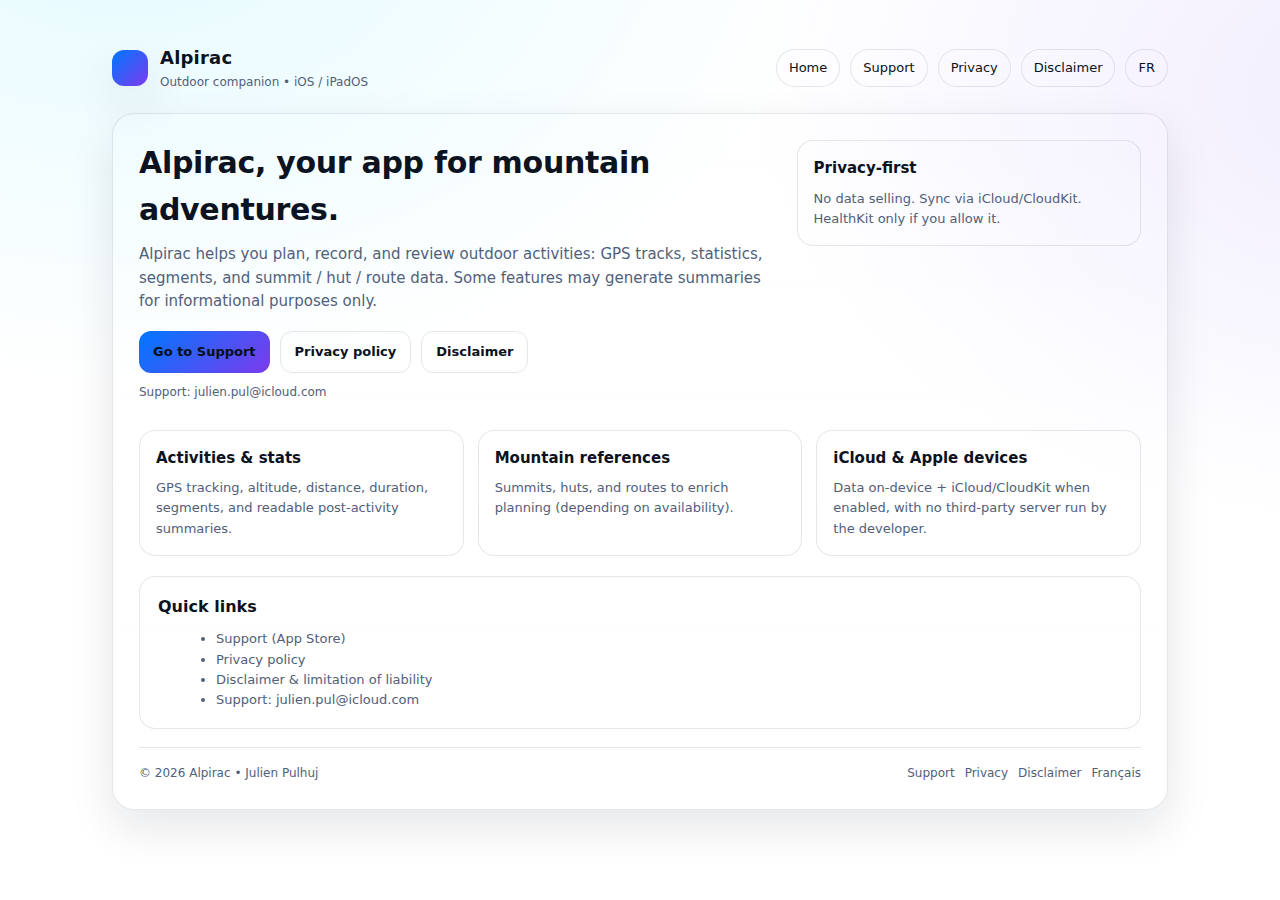
<file: index.html>
<!doctype html>
<html lang="fr">
<head>
  <meta charset="utf-8" />
  <meta name="viewport" content="width=device-width,initial-scale=1" />
  <meta name="robots" content="noindex" />
  <title>Alpirac — Site</title>
  <link rel="stylesheet" href="assets/styles.css" />
</head>
<body>
  <div class="container">
    <div class="hero">
      <div class="hero-grid">
        <div>
          <h1>Alpirac</h1>
          <p class="lead">Redirection vers la langue du navigateur…</p>
          <div class="cta-row">
            <a class="btn primary" href="fr/">Français</a>
            <a class="btn ghost" href="en/">English</a>
          </div>
          <p class="note">Si rien ne se passe, choisis une langue.</p>
        </div>
        <div class="card">
          <h3>Accueil • Support • Légal</h3>
          <p>Page d’assistance App Store + Politique de confidentialité + Mentions. FR et EN.</p>
        </div>
      </div>
    </div>
  </div>
  <script>
    (function(){
      var lang = (navigator.language || 'fr').toLowerCase();
      var target = lang.startsWith('fr') ? 'fr/' : 'en/';
      if (!location.pathname.endsWith('/fr/') && !location.pathname.endsWith('/en/')) {
        location.replace(target);
      }
    })();
  </script>
</body>
</html>
</file>
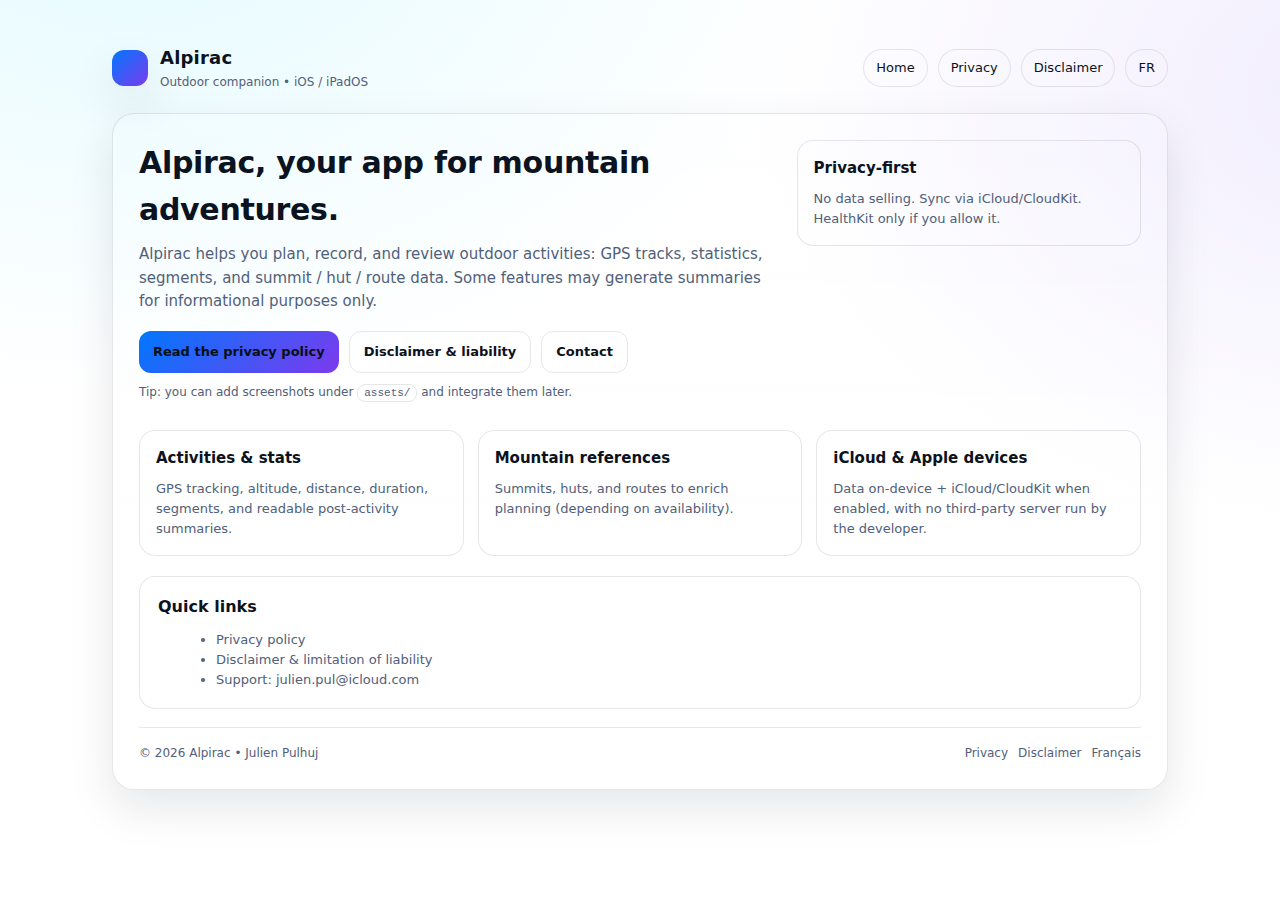
<file: alpirac-github-pages/index.html>
<!doctype html>
<html lang="fr">
<head>
  <meta charset="utf-8" />
  <meta name="viewport" content="width=device-width,initial-scale=1" />
  <meta name="robots" content="noindex" />
  <title>Alpirac — Legal</title>
  <link rel="stylesheet" href="assets/styles.css" />
</head>
<body>
  <div class="container">
    <div class="hero">
      <div class="hero-grid">
        <div>
          <h1>Alpirac</h1>
          <p class="lead">Redirection vers la langue du navigateur…</p>
          <div class="cta-row">
            <a class="btn primary" href="fr/">Français</a>
            <a class="btn ghost" href="en/">English</a>
          </div>
          <p class="note">Si rien ne se passe, choisis une langue.</p>
        </div>
        <div class="card">
          <h3>Pages légales</h3>
          <p>Politique de confidentialité et avertissements. Version FR et EN.</p>
        </div>
      </div>
    </div>
  </div>

  <script>
    (function(){
      var lang = (navigator.language || 'fr').toLowerCase();
      var target = lang.startsWith('fr') ? 'fr/' : 'en/';
      if (!location.pathname.endsWith('/fr/') && !location.pathname.endsWith('/en/')) {
        location.replace(target);
      }
    })();
  </script>
</body>
</html>
</file>
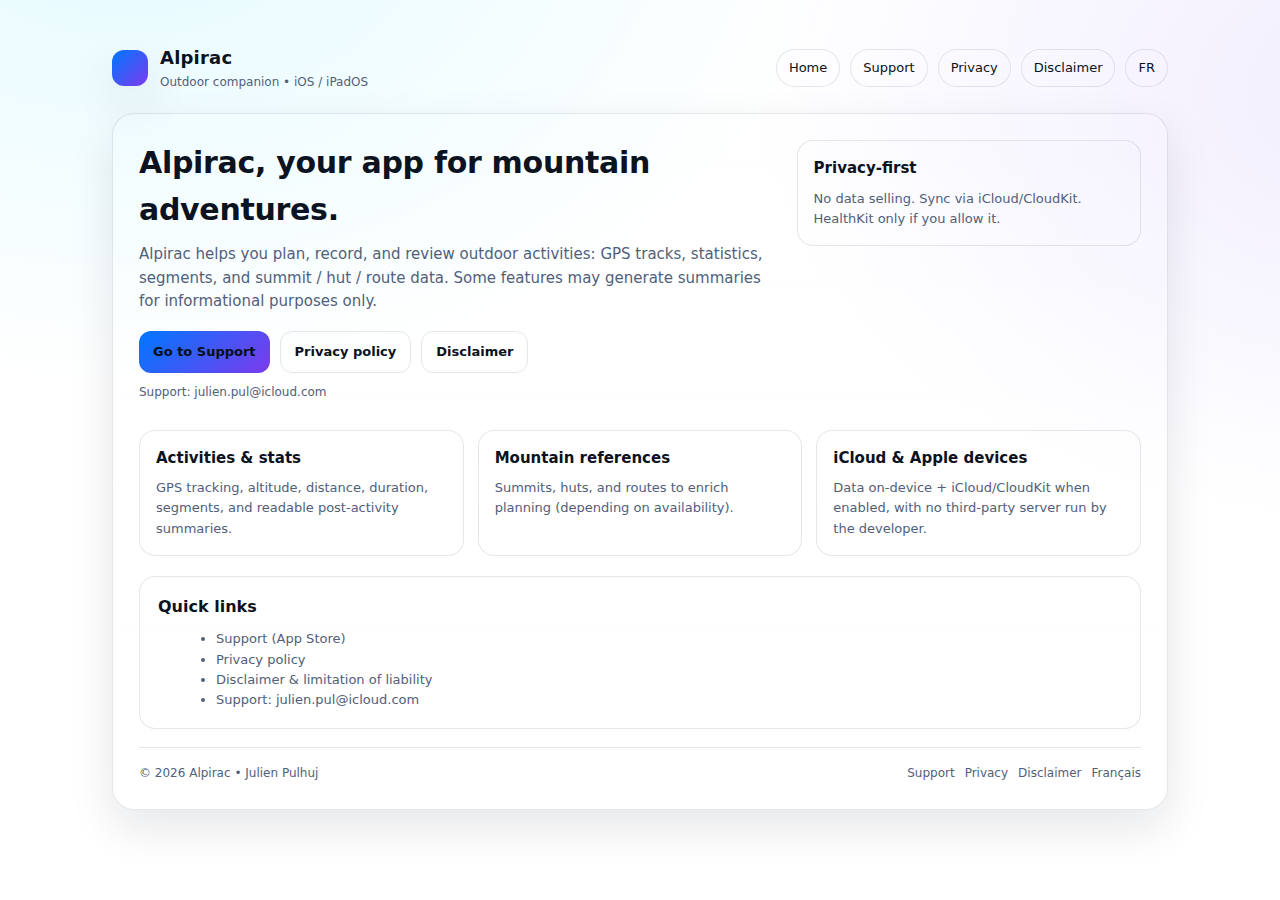
<file: en/index.html>
<!doctype html>
<html lang="en">
<head>
  <meta charset="utf-8" />
  <meta name="viewport" content="width=device-width,initial-scale=1" />
  <title>Alpirac — Mountain companion app</title>
  <meta name="description" content="Alpirac: an iOS/iPadOS companion to plan, record and review outdoor activities with iCloud sync and optional HealthKit." />
  <link rel="stylesheet" href="../assets/styles.css" />
</head>
<body>
  <div class="container">
    <header class="topbar">
      <a class="brand" href="./">
        <div class="logo" aria-hidden="true"></div>
        <div>
          <strong>Alpirac</strong>
          <span>Outdoor companion • iOS / iPadOS</span>
        </div>
      </a>
      <nav class="nav" aria-label="Navigation">
        <a class="pill" href="./">Home</a>
        <a class="pill" href="support.html">Support</a>
        <a class="pill" href="privacy.html">Privacy</a>
        <a class="pill" href="liability.html">Disclaimer</a>
        <a class="pill" href="../fr/">FR</a>
      </nav>
    </header>

    <main class="hero">
      <div class="hero-grid">
        <div>
          <h1>Alpirac, your app for mountain adventures.</h1>
          <p class="lead">
            Alpirac helps you plan, record, and review outdoor activities: GPS tracks, statistics, segments,
            and summit / hut / route data. Some features may generate summaries for informational purposes only.
          </p>

          <div class="cta-row">
            <a class="btn primary" href="support.html">Go to Support</a>
            <a class="btn ghost" href="privacy.html">Privacy policy</a>
            <a class="btn ghost" href="liability.html">Disclaimer</a>
          </div>

          <p class="note">
            Support: <a href="mailto:julien.pul@icloud.com">julien.pul@icloud.com</a>
          </p>
        </div>

        <div class="card">
          <h3>Privacy-first</h3>
          <p>No data selling. Sync via iCloud/CloudKit. HealthKit only if you allow it.</p>
        </div>
      </div>

      <div class="cards">
        <div class="card">
          <h3>Activities & stats</h3>
          <p>GPS tracking, altitude, distance, duration, segments, and readable post-activity summaries.</p>
        </div>
        <div class="card">
          <h3>Mountain references</h3>
          <p>Summits, huts, and routes to enrich planning (depending on availability).</p>
        </div>
        <div class="card">
          <h3>iCloud & Apple devices</h3>
          <p>Data on-device + iCloud/CloudKit when enabled, with no third-party server run by the developer.</p>
        </div>
      </div>

      <section class="section" aria-label="Quick links">
        <h2>Quick links</h2>
        <ul>
          <li><a href="support.html">Support (App Store)</a></li>
          <li><a href="privacy.html">Privacy policy</a></li>
          <li><a href="liability.html">Disclaimer & limitation of liability</a></li>
          <li><a href="mailto:julien.pul@icloud.com">Support: julien.pul@icloud.com</a></li>
        </ul>
      </section>

      <footer class="footer">
        <div>© <span id="y"></span> Alpirac • Julien Pulhuj</div>
        <div class="links">
          <a href="support.html">Support</a>
          <a href="privacy.html">Privacy</a>
          <a href="liability.html">Disclaimer</a>
          <a href="../fr/">Français</a>
        </div>
      </footer>
    </main>
  </div>

  <script>
    document.getElementById('y').textContent = new Date().getFullYear();
  </script>
</body>
</html>
</file>
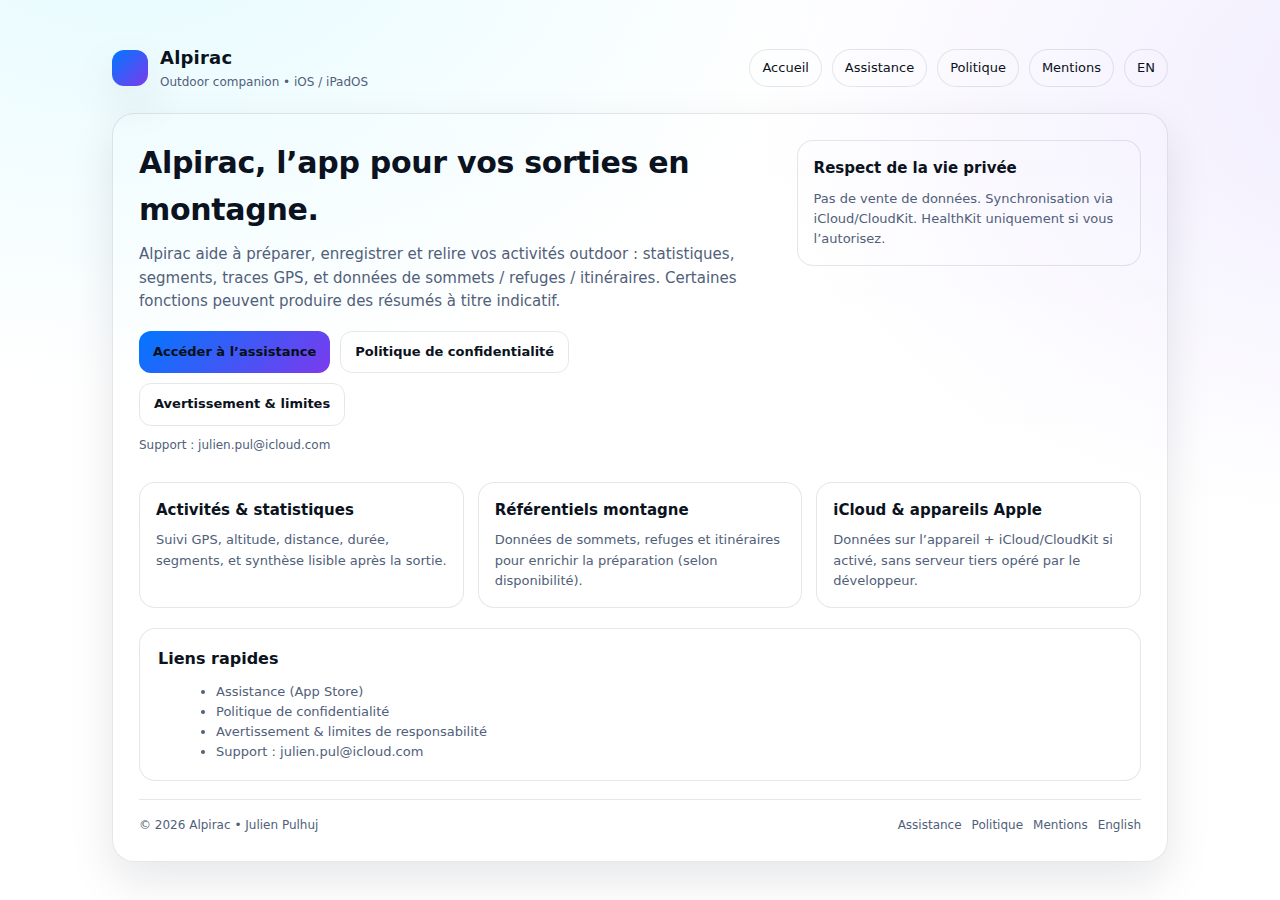
<file: fr/index.html>
<!doctype html>
<html lang="fr">
<head>
  <meta charset="utf-8" />
  <meta name="viewport" content="width=device-width,initial-scale=1" />
  <title>Alpirac — Application montagne</title>
  <meta name="description" content="Alpirac : compagnon iOS/iPadOS pour préparer, enregistrer et analyser vos activités outdoor, avec synchronisation iCloud et options HealthKit." />
  <link rel="stylesheet" href="../assets/styles.css" />
</head>
<body>
  <div class="container">
    <header class="topbar">
      <a class="brand" href="./">
        <div class="logo" aria-hidden="true"></div>
        <div>
          <strong>Alpirac</strong>
          <span>Outdoor companion • iOS / iPadOS</span>
        </div>
      </a>
      <nav class="nav" aria-label="Navigation">
        <a class="pill" href="./">Accueil</a>
        <a class="pill" href="support.html">Assistance</a>
        <a class="pill" href="privacy.html">Politique</a>
        <a class="pill" href="liability.html">Mentions</a>
        <a class="pill" href="../en/">EN</a>
      </nav>
    </header>

    <main class="hero">
      <div class="hero-grid">
        <div>
          <h1>Alpirac, l’app pour vos sorties en montagne.</h1>
          <p class="lead">
            Alpirac aide à préparer, enregistrer et relire vos activités outdoor : statistiques, segments, traces GPS,
            et données de sommets / refuges / itinéraires. Certaines fonctions peuvent produire des résumés à titre indicatif.
          </p>

          <div class="cta-row">
            <a class="btn primary" href="support.html">Accéder à l’assistance</a>
            <a class="btn ghost" href="privacy.html">Politique de confidentialité</a>
            <a class="btn ghost" href="liability.html">Avertissement & limites</a>
          </div>

          <p class="note">
            Support : <a href="mailto:julien.pul@icloud.com">julien.pul@icloud.com</a>
          </p>
        </div>

        <div class="card">
          <h3>Respect de la vie privée</h3>
          <p>
            Pas de vente de données. Synchronisation via iCloud/CloudKit. HealthKit uniquement si vous l’autorisez.
          </p>
        </div>
      </div>

      <div class="cards">
        <div class="card">
          <h3>Activités & statistiques</h3>
          <p>Suivi GPS, altitude, distance, durée, segments, et synthèse lisible après la sortie.</p>
        </div>
        <div class="card">
          <h3>Référentiels montagne</h3>
          <p>Données de sommets, refuges et itinéraires pour enrichir la préparation (selon disponibilité).</p>
        </div>
        <div class="card">
          <h3>iCloud & appareils Apple</h3>
          <p>Données sur l’appareil + iCloud/CloudKit si activé, sans serveur tiers opéré par le développeur.</p>
        </div>
      </div>

      <section class="section" aria-label="Liens rapides">
        <h2>Liens rapides</h2>
        <ul>
          <li><a href="support.html">Assistance (App Store)</a></li>
          <li><a href="privacy.html">Politique de confidentialité</a></li>
          <li><a href="liability.html">Avertissement & limites de responsabilité</a></li>
          <li><a href="mailto:julien.pul@icloud.com">Support : julien.pul@icloud.com</a></li>
        </ul>
      </section>

      <footer class="footer">
        <div>© <span id="y"></span> Alpirac • Julien Pulhuj</div>
        <div class="links">
          <a href="support.html">Assistance</a>
          <a href="privacy.html">Politique</a>
          <a href="liability.html">Mentions</a>
          <a href="../en/">English</a>
        </div>
      </footer>
    </main>
  </div>

  <script>
    document.getElementById('y').textContent = new Date().getFullYear();
  </script>
</body>
</html>
</file>
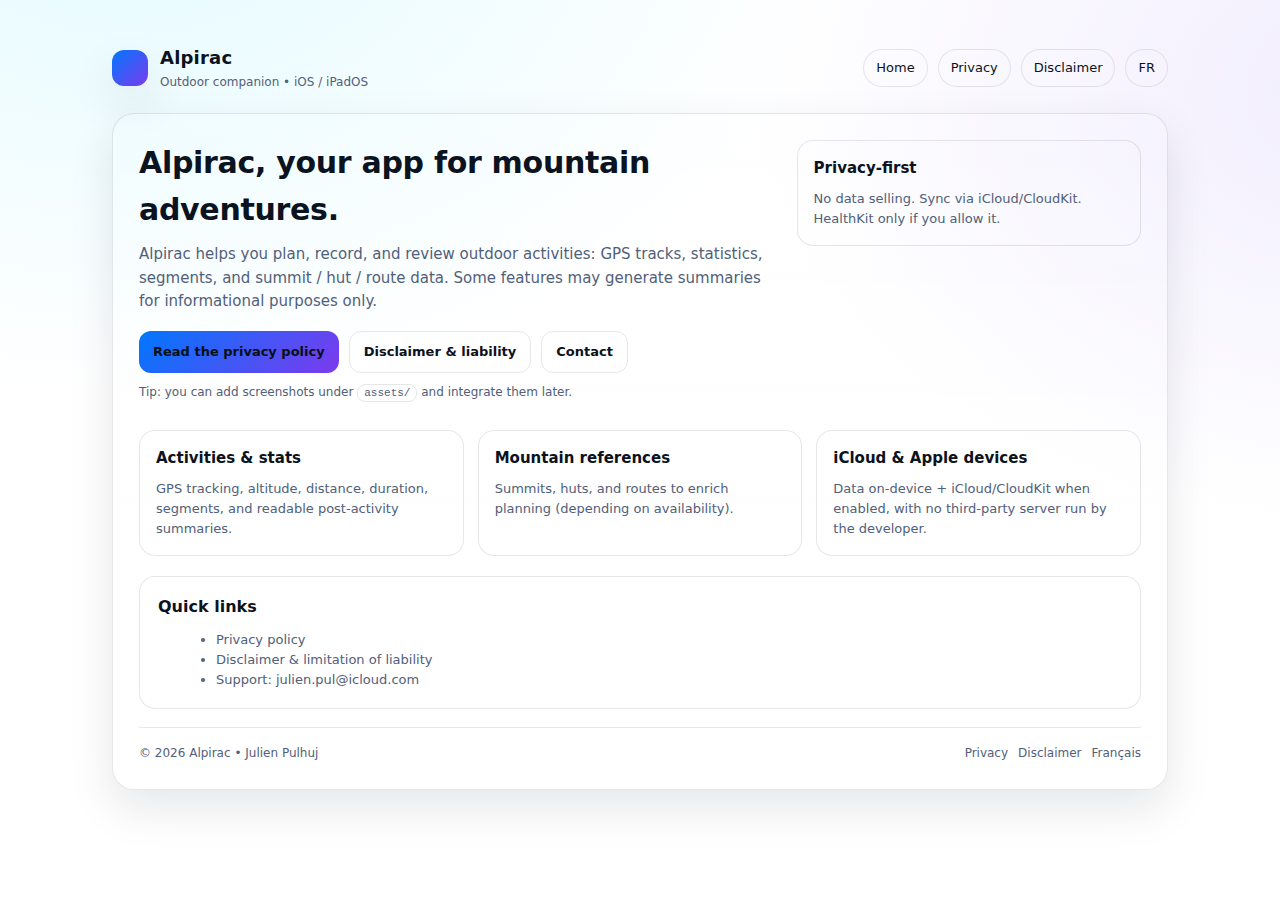
<file: alpirac-github-pages/en/index.html>
<!doctype html>
<html lang="en">
<head>
  <meta charset="utf-8" />
  <meta name="viewport" content="width=device-width,initial-scale=1" />
  <title>Alpirac — Mountain companion app</title>
  <meta name="description" content="Alpirac: an iOS/iPadOS companion to plan, record and review outdoor activities with iCloud sync and optional HealthKit." />
  <link rel="stylesheet" href="../assets/styles.css" />
</head>
<body>
  <div class="container">
    <header class="topbar">
      <a class="brand" href="./">
        <div class="logo" aria-hidden="true"></div>
        <div>
          <strong>Alpirac</strong>
          <span>Outdoor companion • iOS / iPadOS</span>
        </div>
      </a>
      <nav class="nav" aria-label="Navigation">
        <a class="pill" href="./">Home</a>
        <a class="pill" href="privacy.html">Privacy</a>
        <a class="pill" href="liability.html">Disclaimer</a>
        <a class="pill" href="../fr/">FR</a>
      </nav>
    </header>

    <main class="hero">
      <div class="hero-grid">
        <div>
          <h1>Alpirac, your app for mountain adventures.</h1>
          <p class="lead">
            Alpirac helps you plan, record, and review outdoor activities: GPS tracks, statistics, segments,
            and summit / hut / route data. Some features may generate summaries for informational purposes only.
          </p>

          <div class="cta-row">
            <a class="btn primary" href="privacy.html">Read the privacy policy</a>
            <a class="btn ghost" href="liability.html">Disclaimer & liability</a>
            <a class="btn ghost" href="mailto:julien.pul@icloud.com">Contact</a>
          </div>

          <p class="note">
            Tip: you can add screenshots under <span class="kbd">assets/</span> and integrate them later.
          </p>
        </div>

        <div class="card">
          <h3>Privacy-first</h3>
          <p>
            No data selling. Sync via iCloud/CloudKit. HealthKit only if you allow it.
          </p>
        </div>
      </div>

      <div class="cards">
        <div class="card">
          <h3>Activities & stats</h3>
          <p>GPS tracking, altitude, distance, duration, segments, and readable post-activity summaries.</p>
        </div>
        <div class="card">
          <h3>Mountain references</h3>
          <p>Summits, huts, and routes to enrich planning (depending on availability).</p>
        </div>
        <div class="card">
          <h3>iCloud & Apple devices</h3>
          <p>Data on-device + iCloud/CloudKit when enabled, with no third-party server run by the developer.</p>
        </div>
      </div>

      <section class="section" aria-label="Quick links">
        <h2>Quick links</h2>
        <ul>
          <li><a href="privacy.html">Privacy policy</a></li>
          <li><a href="liability.html">Disclaimer & limitation of liability</a></li>
          <li><a href="mailto:julien.pul@icloud.com">Support: julien.pul@icloud.com</a></li>
        </ul>
      </section>

      <footer class="footer">
        <div>© <span id="y"></span> Alpirac • Julien Pulhuj</div>
        <div class="links">
          <a href="privacy.html">Privacy</a>
          <a href="liability.html">Disclaimer</a>
          <a href="../fr/">Français</a>
        </div>
      </footer>
    </main>
  </div>

  <script>
    document.getElementById('y').textContent = new Date().getFullYear();
  </script>
</body>
</html>
</file>
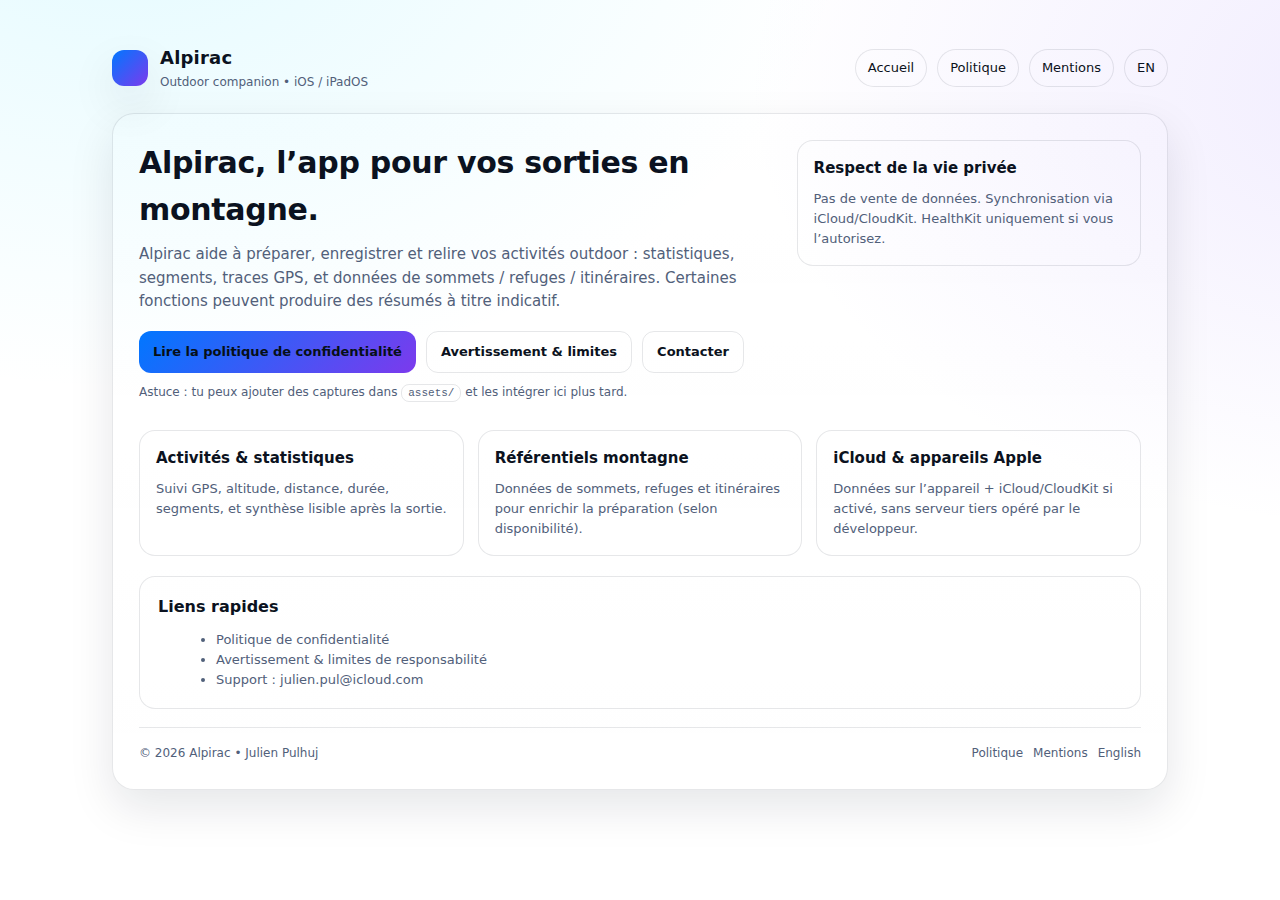
<file: alpirac-github-pages/fr/index.html>
<!doctype html>
<html lang="fr">
<head>
  <meta charset="utf-8" />
  <meta name="viewport" content="width=device-width,initial-scale=1" />
  <title>Alpirac — Application montagne</title>
  <meta name="description" content="Alpirac : compagnon iOS/iPadOS pour préparer, enregistrer et analyser vos activités outdoor, avec synchronisation iCloud et options HealthKit." />
  <link rel="stylesheet" href="../assets/styles.css" />
</head>
<body>
  <div class="container">
    <header class="topbar">
      <a class="brand" href="./">
        <div class="logo" aria-hidden="true"></div>
        <div>
          <strong>Alpirac</strong>
          <span>Outdoor companion • iOS / iPadOS</span>
        </div>
      </a>
      <nav class="nav" aria-label="Navigation">
        <a class="pill" href="./">Accueil</a>
        <a class="pill" href="privacy.html">Politique</a>
        <a class="pill" href="liability.html">Mentions</a>
        <a class="pill" href="../en/">EN</a>
      </nav>
    </header>

    <main class="hero">
      <div class="hero-grid">
        <div>
          <h1>Alpirac, l’app pour vos sorties en montagne.</h1>
          <p class="lead">
            Alpirac aide à préparer, enregistrer et relire vos activités outdoor : statistiques, segments, traces GPS,
            et données de sommets / refuges / itinéraires. Certaines fonctions peuvent produire des résumés à titre indicatif.
          </p>

          <div class="cta-row">
            <a class="btn primary" href="privacy.html">Lire la politique de confidentialité</a>
            <a class="btn ghost" href="liability.html">Avertissement & limites</a>
            <a class="btn ghost" href="mailto:julien.pul@icloud.com">Contacter</a>
          </div>

          <p class="note">
            Astuce : tu peux ajouter des captures dans <span class="kbd">assets/</span> et les intégrer ici plus tard.
          </p>
        </div>

        <div class="card">
          <h3>Respect de la vie privée</h3>
          <p>
            Pas de vente de données. Synchronisation via iCloud/CloudKit. HealthKit uniquement si vous l’autorisez.
          </p>
        </div>
      </div>

      <div class="cards">
        <div class="card">
          <h3>Activités & statistiques</h3>
          <p>Suivi GPS, altitude, distance, durée, segments, et synthèse lisible après la sortie.</p>
        </div>
        <div class="card">
          <h3>Référentiels montagne</h3>
          <p>Données de sommets, refuges et itinéraires pour enrichir la préparation (selon disponibilité).</p>
        </div>
        <div class="card">
          <h3>iCloud & appareils Apple</h3>
          <p>Données sur l’appareil + iCloud/CloudKit si activé, sans serveur tiers opéré par le développeur.</p>
        </div>
      </div>

      <section class="section" aria-label="Liens rapides">
        <h2>Liens rapides</h2>
        <ul>
          <li><a href="privacy.html">Politique de confidentialité</a></li>
          <li><a href="liability.html">Avertissement & limites de responsabilité</a></li>
          <li><a href="mailto:julien.pul@icloud.com">Support : julien.pul@icloud.com</a></li>
        </ul>
      </section>

      <footer class="footer">
        <div>© <span id="y"></span> Alpirac • Julien Pulhuj</div>
        <div class="links">
          <a href="privacy.html">Politique</a>
          <a href="liability.html">Mentions</a>
          <a href="../en/">English</a>
        </div>
      </footer>
    </main>
  </div>

  <script>
    document.getElementById('y').textContent = new Date().getFullYear();
  </script>
</body>
</html>
</file>
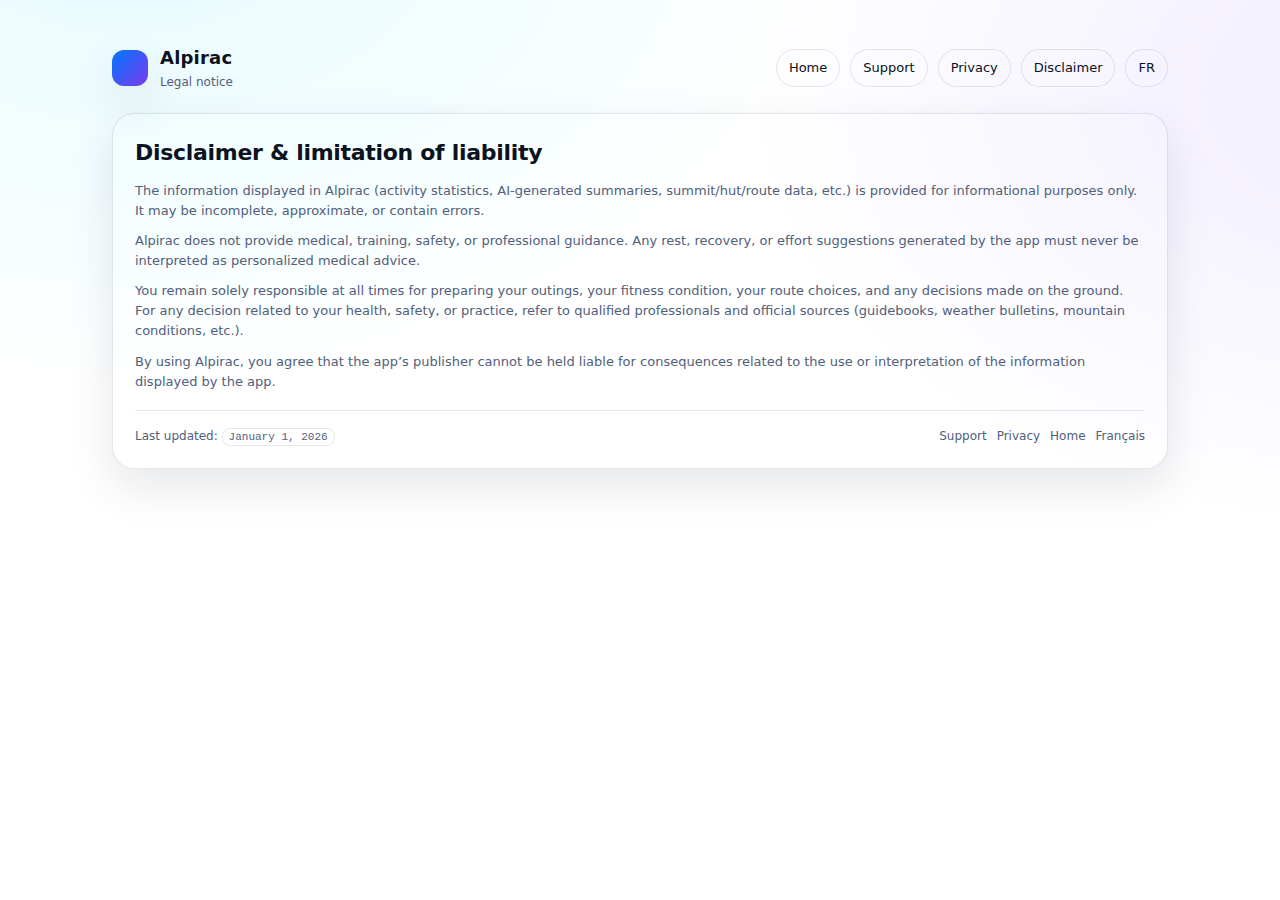
<file: en/liability.html>
<!doctype html>
<html lang="en">
<head>
  <meta charset="utf-8" />
  <meta name="viewport" content="width=device-width,initial-scale=1" />
  <title>Alpirac — Disclaimer & limitation of liability</title>
  <meta name="description" content="Disclaimer and limitation of liability regarding the use of the Alpirac application." />
  <link rel="stylesheet" href="../assets/styles.css" />
</head>
<body>
  <div class="container">
    <header class="topbar">
      <a class="brand" href="./">
        <div class="logo" aria-hidden="true"></div>
        <div>
          <strong>Alpirac</strong>
          <span>Legal notice</span>
        </div>
      </a>
      <nav class="nav" aria-label="Navigation">
        <a class="pill" href="./">Home</a>
        <a class="pill" href="support.html">Support</a>
        <a class="pill" href="privacy.html">Privacy</a>
        <a class="pill" href="liability.html" aria-current="page">Disclaimer</a>
        <a class="pill" href="../fr/liability.html">FR</a>
      </nav>
    </header>

    <main class="article">
      <h1>Disclaimer & limitation of liability</h1>
      <p>The information displayed in Alpirac (activity statistics, AI-generated summaries, summit/hut/route data, etc.) is provided for informational purposes only. It may be incomplete, approximate, or contain errors.</p>
      <p>Alpirac does not provide medical, training, safety, or professional guidance. Any rest, recovery, or effort suggestions generated by the app must never be interpreted as personalized medical advice.</p>
      <p>You remain solely responsible at all times for preparing your outings, your fitness condition, your route choices, and any decisions made on the ground. For any decision related to your health, safety, or practice, refer to qualified professionals and official sources (guidebooks, weather bulletins, mountain conditions, etc.).</p>
      <p>By using Alpirac, you agree that the app’s publisher cannot be held liable for consequences related to the use or interpretation of the information displayed by the app.</p>

      <footer class="footer">
        <div>Last updated: <span class="kbd">January 1, 2026</span></div>
        <div class="links">
          <a href="support.html">Support</a>
          <a href="privacy.html">Privacy</a>
          <a href="./">Home</a>
          <a href="../fr/liability.html">Français</a>
        </div>
      </footer>
    </main>
  </div>
</body>
</html>
</file>
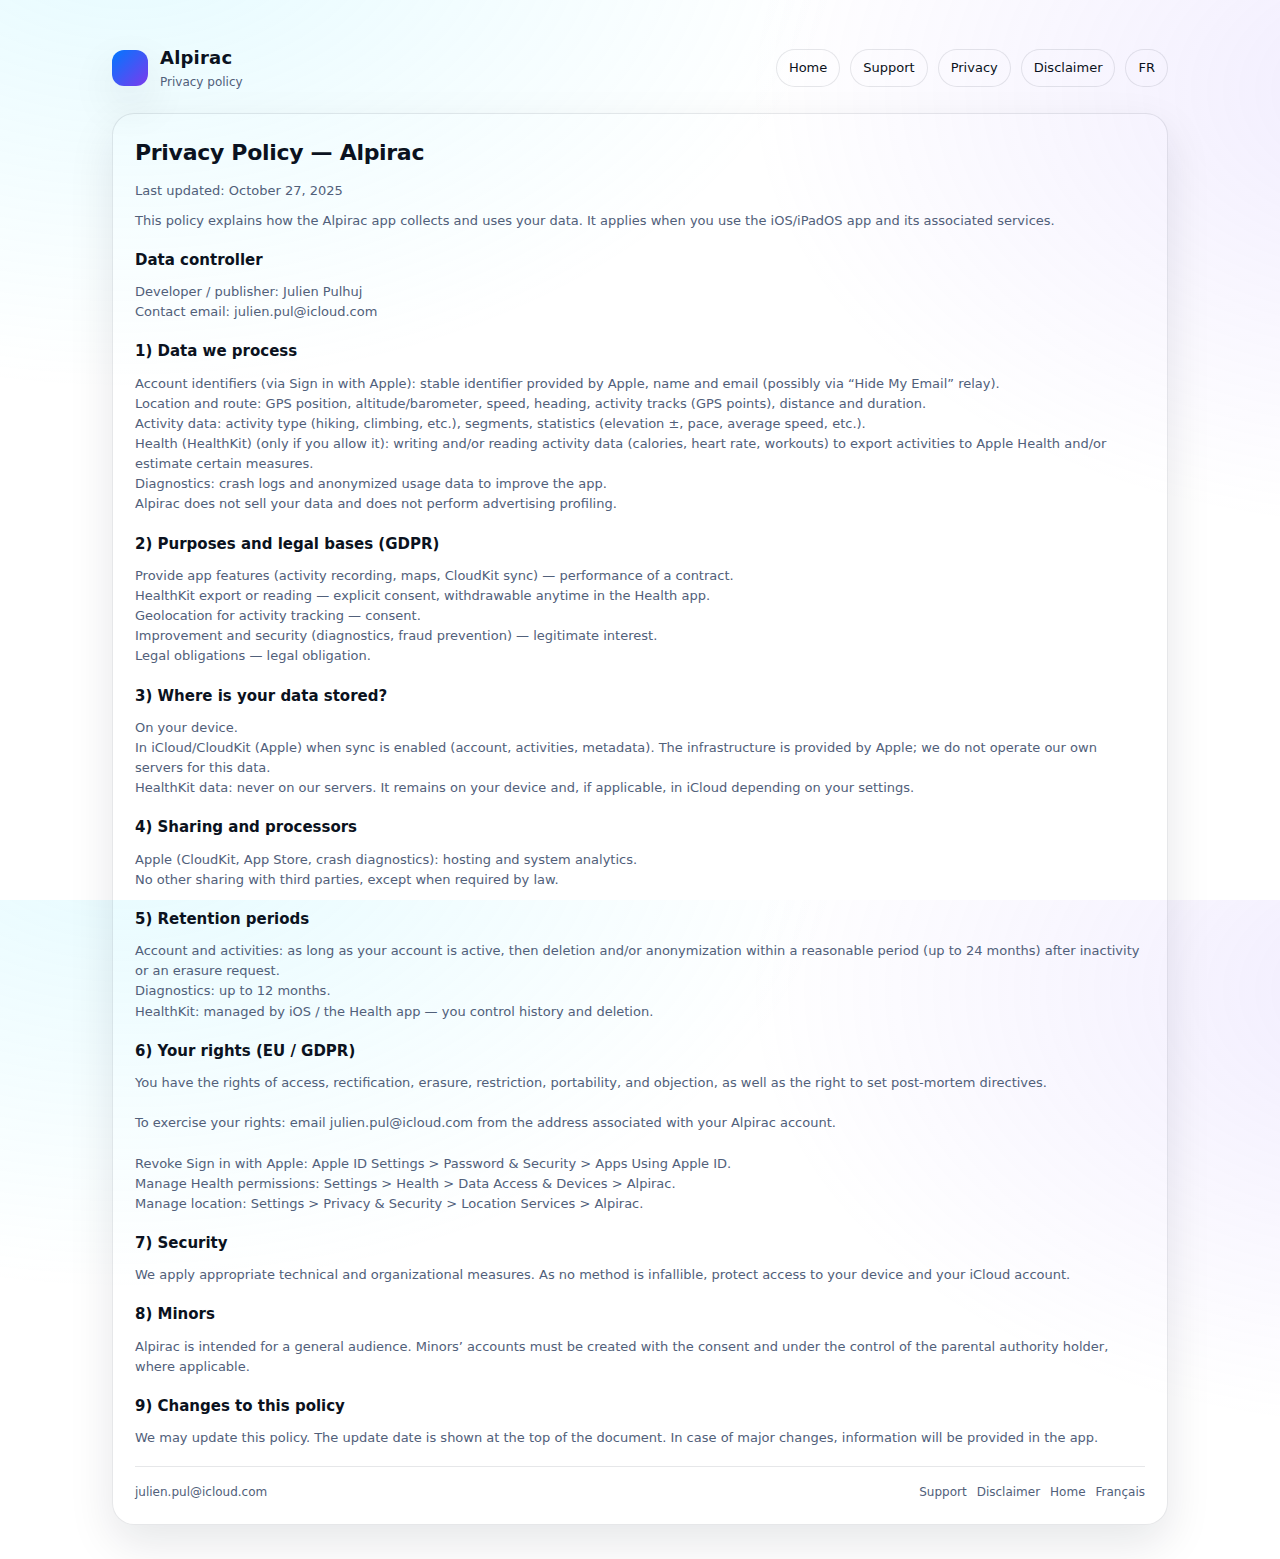
<file: en/privacy.html>
<!doctype html>
<html lang="en">
<head>
  <meta charset="utf-8" />
  <meta name="viewport" content="width=device-width,initial-scale=1" />
  <title>Alpirac — Privacy policy</title>
  <meta name="description" content="Privacy policy for the Alpirac application (iOS/iPadOS)." />
  <link rel="stylesheet" href="../assets/styles.css" />
</head>
<body>
  <div class="container">
    <header class="topbar">
      <a class="brand" href="./">
        <div class="logo" aria-hidden="true"></div>
        <div>
          <strong>Alpirac</strong>
          <span>Privacy policy</span>
        </div>
      </a>
      <nav class="nav" aria-label="Navigation">
        <a class="pill" href="./">Home</a>
        <a class="pill" href="support.html">Support</a>
        <a class="pill" href="privacy.html" aria-current="page">Privacy</a>
        <a class="pill" href="liability.html">Disclaimer</a>
        <a class="pill" href="../fr/privacy.html">FR</a>
      </nav>
    </header>

    <main class="article">
      <h1>Privacy Policy — Alpirac</h1>
      <p>Last updated: October 27, 2025</p>
      <p>This policy explains how the Alpirac app collects and uses your data. It applies when you use the iOS/iPadOS app and its associated services.</p>

      <h2>Data controller</h2>
      <p>Developer / publisher: Julien Pulhuj
Contact email: julien.pul@icloud.com</p>

      <h2>1) Data we process</h2>
      <p>Account identifiers (via Sign in with Apple): stable identifier provided by Apple, name and email (possibly via “Hide My Email” relay).
Location and route: GPS position, altitude/barometer, speed, heading, activity tracks (GPS points), distance and duration.
Activity data: activity type (hiking, climbing, etc.), segments, statistics (elevation ±, pace, average speed, etc.).
Health (HealthKit) (only if you allow it): writing and/or reading activity data (calories, heart rate, workouts) to export activities to Apple Health and/or estimate certain measures.
Diagnostics: crash logs and anonymized usage data to improve the app.
Alpirac does not sell your data and does not perform advertising profiling.</p>

      <h2>2) Purposes and legal bases (GDPR)</h2>
      <p>Provide app features (activity recording, maps, CloudKit sync) — performance of a contract.
HealthKit export or reading — explicit consent, withdrawable anytime in the Health app.
Geolocation for activity tracking — consent.
Improvement and security (diagnostics, fraud prevention) — legitimate interest.
Legal obligations — legal obligation.</p>

      <h2>3) Where is your data stored?</h2>
      <p>On your device.
In iCloud/CloudKit (Apple) when sync is enabled (account, activities, metadata). The infrastructure is provided by Apple; we do not operate our own servers for this data.
HealthKit data: never on our servers. It remains on your device and, if applicable, in iCloud depending on your settings.</p>

      <h2>4) Sharing and processors</h2>
      <p>Apple (CloudKit, App Store, crash diagnostics): hosting and system analytics.
No other sharing with third parties, except when required by law.</p>

      <h2>5) Retention periods</h2>
      <p>Account and activities: as long as your account is active, then deletion and/or anonymization within a reasonable period (up to 24 months) after inactivity or an erasure request.
Diagnostics: up to 12 months.
HealthKit: managed by iOS / the Health app — you control history and deletion.</p>

      <h2>6) Your rights (EU / GDPR)</h2>
      <p>You have the rights of access, rectification, erasure, restriction, portability, and objection, as well as the right to set post-mortem directives.

To exercise your rights: email julien.pul@icloud.com from the address associated with your Alpirac account.

Revoke Sign in with Apple: Apple ID Settings &gt; Password &amp; Security &gt; Apps Using Apple ID.
Manage Health permissions: Settings &gt; Health &gt; Data Access &amp; Devices &gt; Alpirac.
Manage location: Settings &gt; Privacy &amp; Security &gt; Location Services &gt; Alpirac.</p>

      <h2>7) Security</h2>
      <p>We apply appropriate technical and organizational measures. As no method is infallible, protect access to your device and your iCloud account.</p>

      <h2>8) Minors</h2>
      <p>Alpirac is intended for a general audience. Minors’ accounts must be created with the consent and under the control of the parental authority holder, where applicable.</p>

      <h2>9) Changes to this policy</h2>
      <p>We may update this policy. The update date is shown at the top of the document. In case of major changes, information will be provided in the app.</p>

      <footer class="footer">
        <div><a href="mailto:julien.pul@icloud.com">julien.pul@icloud.com</a></div>
        <div class="links">
          <a href="support.html">Support</a>
          <a href="liability.html">Disclaimer</a>
          <a href="./">Home</a>
          <a href="../fr/privacy.html">Français</a>
        </div>
      </footer>
    </main>
  </div>
</body>
</html>
</file>
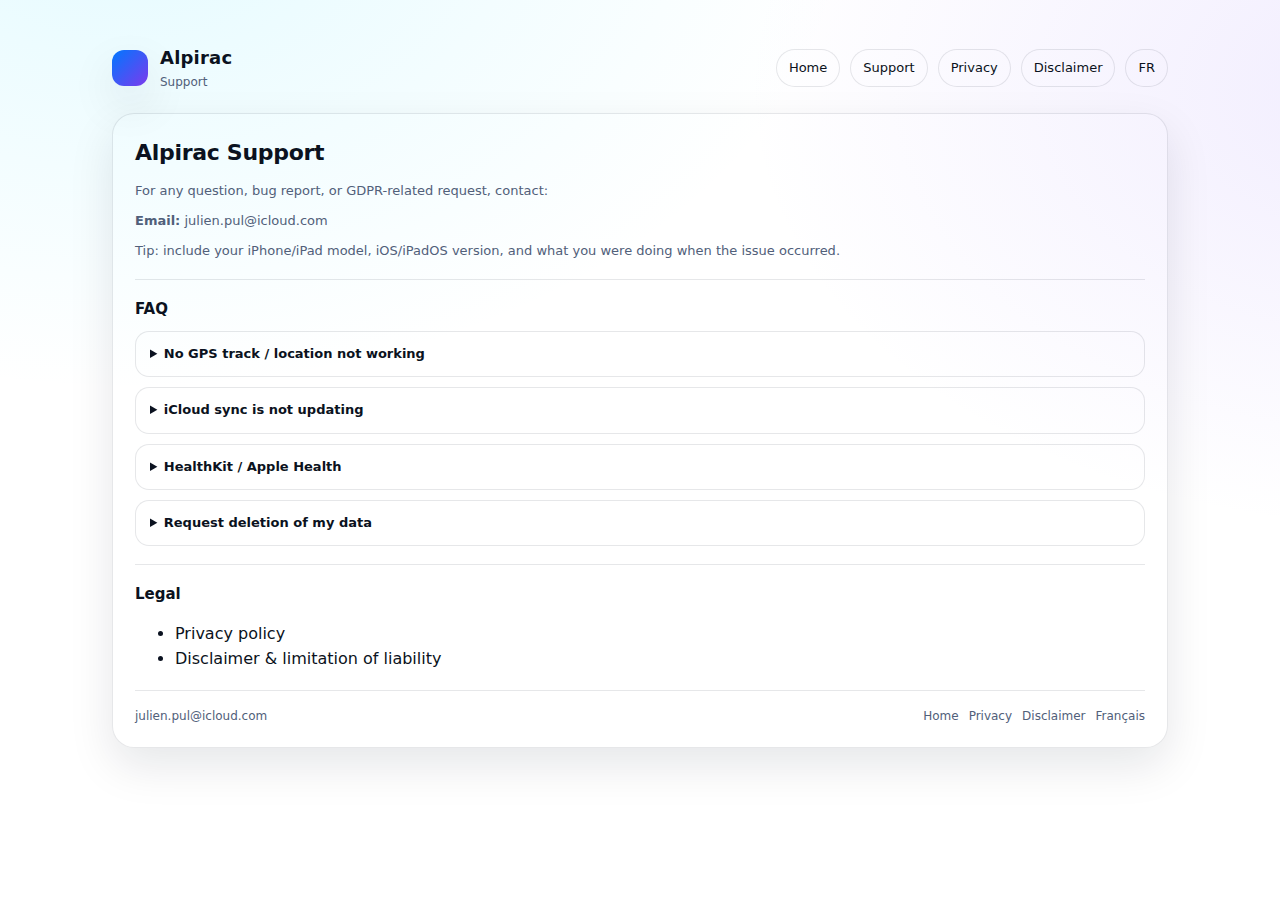
<file: en/support.html>
<!doctype html>
<html lang="en">
<head>
  <meta charset="utf-8" />
  <meta name="viewport" content="width=device-width,initial-scale=1" />
  <title>Alpirac — Support</title>
  <meta name="description" content="Alpirac Support: contact, FAQ and useful links." />
  <link rel="stylesheet" href="../assets/styles.css" />
</head>
<body>
  <div class="container">
    <header class="topbar">
      <a class="brand" href="./">
        <div class="logo" aria-hidden="true"></div>
        <div>
          <strong>Alpirac</strong>
          <span>Support</span>
        </div>
      </a>
      <nav class="nav" aria-label="Navigation">
        <a class="pill" href="./">Home</a>
        <a class="pill" href="support.html" aria-current="page">Support</a>
        <a class="pill" href="privacy.html">Privacy</a>
        <a class="pill" href="liability.html">Disclaimer</a>
        <a class="pill" href="../fr/support.html">FR</a>
      </nav>
    </header>

    <main class="article">
      <h1>Alpirac Support</h1>
      <p>For any question, bug report, or GDPR-related request, contact:</p>
      <p><strong>Email:</strong> <a href="mailto:julien.pul@icloud.com">julien.pul@icloud.com</a></p>
      <p class="small">Tip: include your iPhone/iPad model, iOS/iPadOS version, and what you were doing when the issue occurred.</p>

      <hr class="sep" />

      <h2>FAQ</h2>
      <div class="faq">
        <details>
          <summary>No GPS track / location not working</summary>
          <p>Check: Settings &gt; Privacy &amp; Security &gt; Location Services &gt; Alpirac. Allow access as appropriate.</p>
        </details>
        <details>
          <summary>iCloud sync is not updating</summary>
          <p>Make sure iCloud is enabled and you are signed in with the same Apple ID. A network connection is required.</p>
        </details>
        <details>
          <summary>HealthKit / Apple Health</summary>
          <p>Check permissions: Settings &gt; Health &gt; Data Access &amp; Devices &gt; Alpirac.</p>
        </details>
        <details>
          <summary>Request deletion of my data</summary>
          <p>Email <a href="mailto:julien.pul@icloud.com">julien.pul@icloud.com</a>. We will guide you through deletion/anonymization.</p>
        </details>
      </div>

      <hr class="sep" />

      <h2>Legal</h2>
      <ul>
        <li><a href="privacy.html">Privacy policy</a></li>
        <li><a href="liability.html">Disclaimer & limitation of liability</a></li>
      </ul>

      <footer class="footer">
        <div><a href="mailto:julien.pul@icloud.com">julien.pul@icloud.com</a></div>
        <div class="links">
          <a href="./">Home</a>
          <a href="privacy.html">Privacy</a>
          <a href="liability.html">Disclaimer</a>
          <a href="../fr/support.html">Français</a>
        </div>
      </footer>
    </main>
  </div>
</body>
</html>
</file>
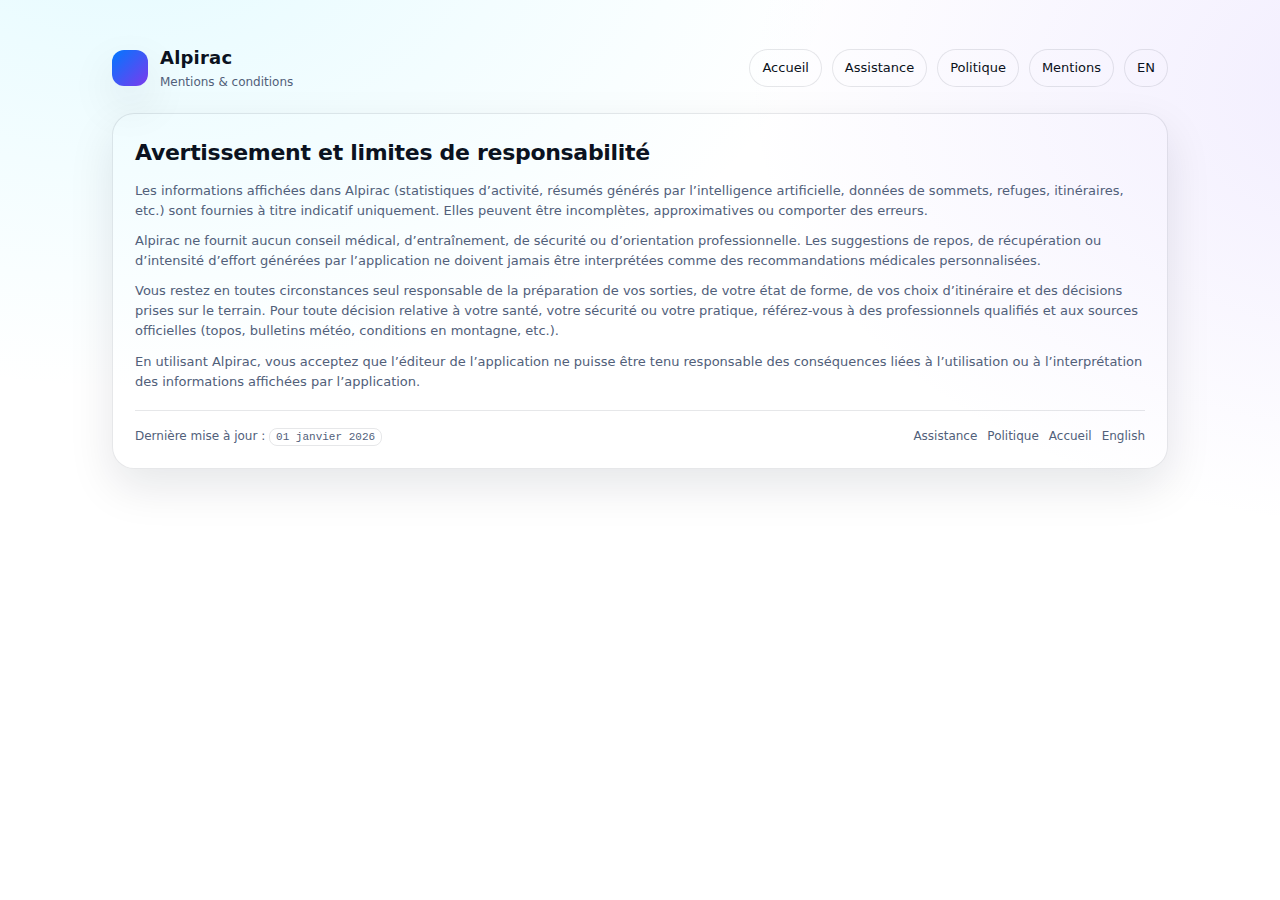
<file: fr/liability.html>
<!doctype html>
<html lang="fr">
<head>
  <meta charset="utf-8" />
  <meta name="viewport" content="width=device-width,initial-scale=1" />
  <title>Alpirac — Avertissement & limites de responsabilité</title>
  <meta name="description" content="Avertissement et limites de responsabilité concernant l'utilisation de l'application Alpirac." />
  <link rel="stylesheet" href="../assets/styles.css" />
</head>
<body>
  <div class="container">
    <header class="topbar">
      <a class="brand" href="./">
        <div class="logo" aria-hidden="true"></div>
        <div>
          <strong>Alpirac</strong>
          <span>Mentions & conditions</span>
        </div>
      </a>
      <nav class="nav" aria-label="Navigation">
        <a class="pill" href="./">Accueil</a>
        <a class="pill" href="support.html">Assistance</a>
        <a class="pill" href="privacy.html">Politique</a>
        <a class="pill" href="liability.html" aria-current="page">Mentions</a>
        <a class="pill" href="../en/liability.html">EN</a>
      </nav>
    </header>

    <main class="article">
      <h1>Avertissement et limites de responsabilité</h1>

      <p>Les informations affichées dans Alpirac (statistiques d’activité, résumés générés par l’intelligence artificielle, données de sommets, refuges, itinéraires, etc.) sont fournies à titre indicatif uniquement. Elles peuvent être incomplètes, approximatives ou comporter des erreurs.</p>

      <p>Alpirac ne fournit aucun conseil médical, d’entraînement, de sécurité ou d’orientation professionnelle. Les suggestions de repos, de récupération ou d’intensité d’effort générées par l’application ne doivent jamais être interprétées comme des recommandations médicales personnalisées.</p>

      <p>Vous restez en toutes circonstances seul responsable de la préparation de vos sorties, de votre état de forme, de vos choix d’itinéraire et des décisions prises sur le terrain. Pour toute décision relative à votre santé, votre sécurité ou votre pratique, référez-vous à des professionnels qualifiés et aux sources officielles (topos, bulletins météo, conditions en montagne, etc.).</p>

      <p>En utilisant Alpirac, vous acceptez que l’éditeur de l’application ne puisse être tenu responsable des conséquences liées à l’utilisation ou à l’interprétation des informations affichées par l’application.</p>

      <footer class="footer">
        <div>Dernière mise à jour : <span class="kbd">01 janvier 2026</span></div>
        <div class="links">
          <a href="support.html">Assistance</a>
          <a href="privacy.html">Politique</a>
          <a href="./">Accueil</a>
          <a href="../en/liability.html">English</a>
        </div>
      </footer>
    </main>
  </div>
</body>
</html>
</file>
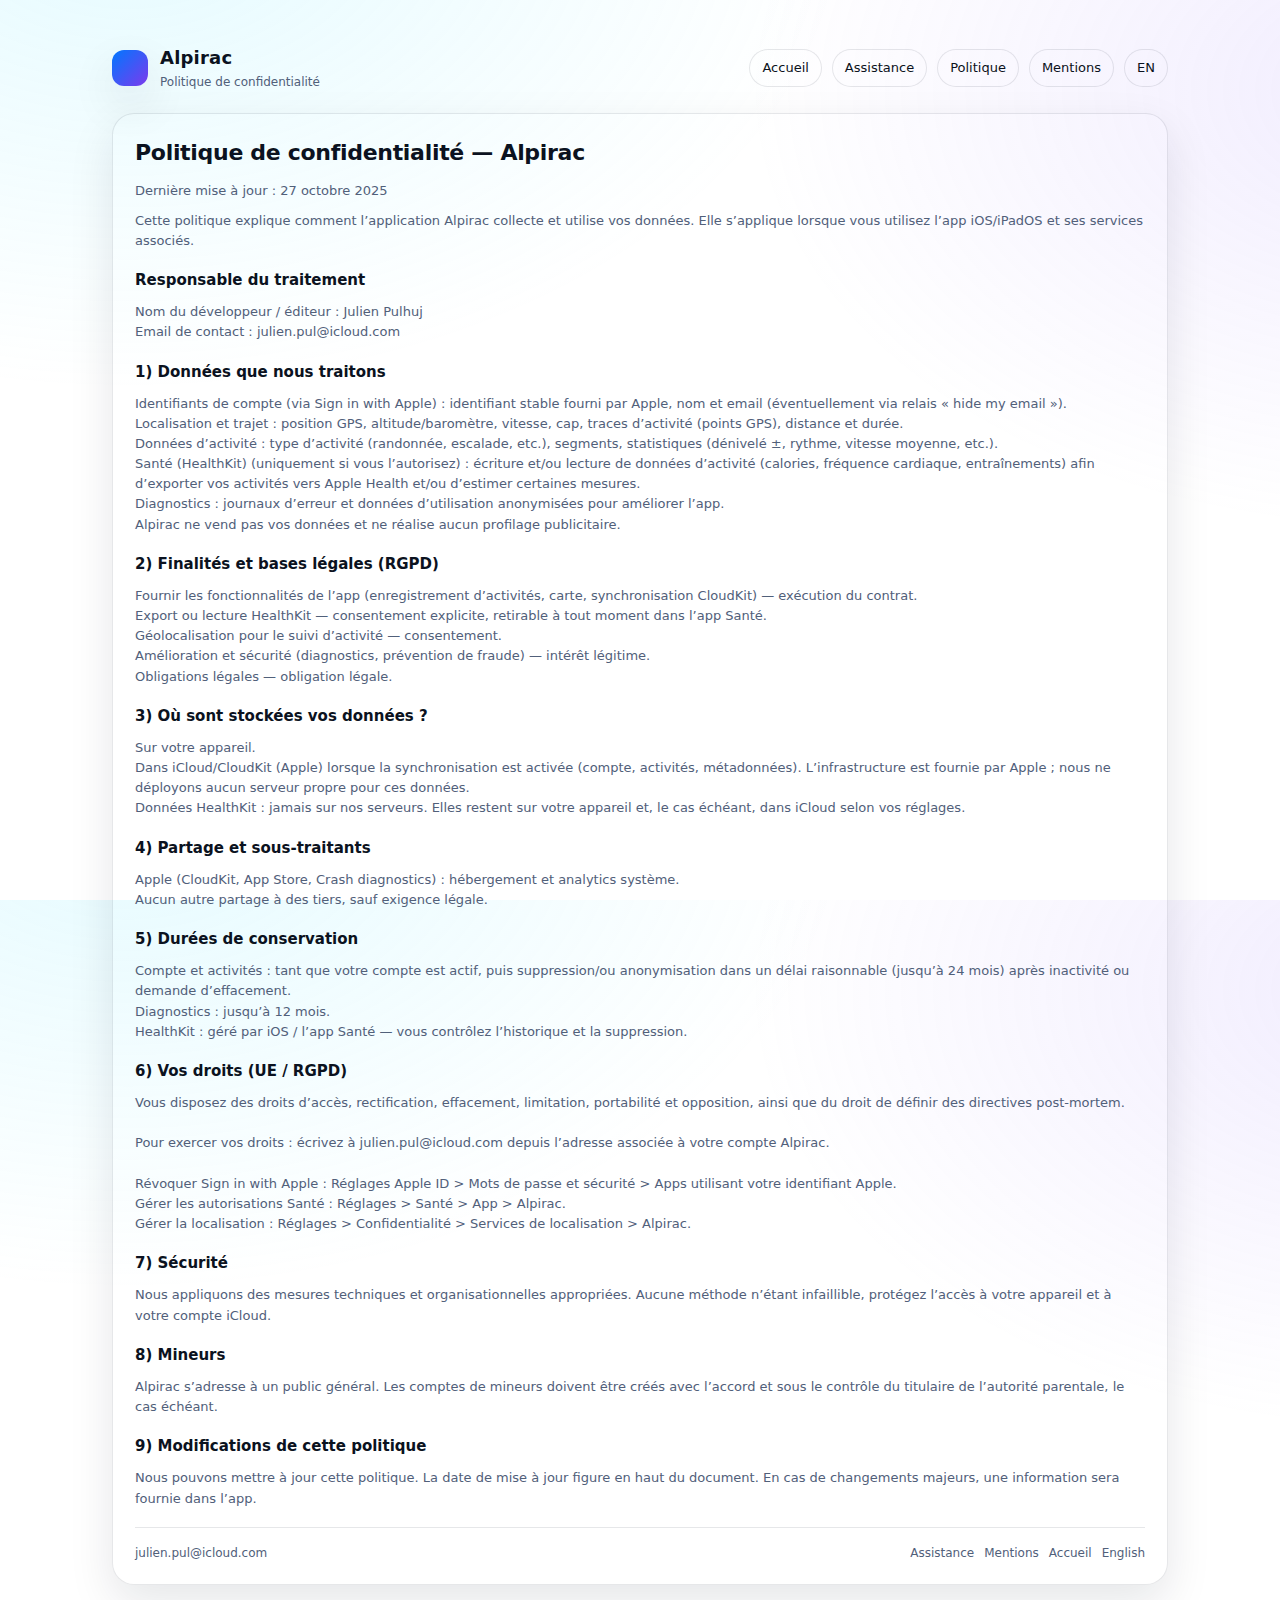
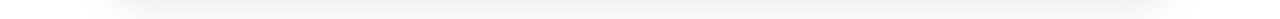
<file: fr/privacy.html>
<!doctype html>
<html lang="fr">
<head>
  <meta charset="utf-8" />
  <meta name="viewport" content="width=device-width,initial-scale=1" />
  <title>Alpirac — Politique de confidentialité</title>
  <meta name="description" content="Politique de confidentialité de l'application Alpirac (iOS/iPadOS)." />
  <link rel="stylesheet" href="../assets/styles.css" />
</head>
<body>
  <div class="container">
    <header class="topbar">
      <a class="brand" href="./">
        <div class="logo" aria-hidden="true"></div>
        <div>
          <strong>Alpirac</strong>
          <span>Politique de confidentialité</span>
        </div>
      </a>
      <nav class="nav" aria-label="Navigation">
        <a class="pill" href="./">Accueil</a>
        <a class="pill" href="support.html">Assistance</a>
        <a class="pill" href="privacy.html" aria-current="page">Politique</a>
        <a class="pill" href="liability.html">Mentions</a>
        <a class="pill" href="../en/privacy.html">EN</a>
      </nav>
    </header>

    <main class="article">
      <h1>Politique de confidentialité — Alpirac</h1>
      <p>Dernière mise à jour : 27 octobre 2025</p>
      <p>Cette politique explique comment l’application Alpirac collecte et utilise vos données. Elle s’applique lorsque vous utilisez l’app iOS/iPadOS et ses services associés.</p>

      <h2>Responsable du traitement</h2>
      <p>Nom du développeur / éditeur : Julien Pulhuj
Email de contact : julien.pul@icloud.com</p>

      <h2>1) Données que nous traitons</h2>
      <p>Identifiants de compte (via Sign in with Apple) : identifiant stable fourni par Apple, nom et email (éventuellement via relais « hide my email »).
Localisation et trajet : position GPS, altitude/baromètre, vitesse, cap, traces d’activité (points GPS), distance et durée.
Données d’activité : type d’activité (randonnée, escalade, etc.), segments, statistiques (dénivelé ±, rythme, vitesse moyenne, etc.).
Santé (HealthKit) (uniquement si vous l’autorisez) : écriture et/ou lecture de données d’activité (calories, fréquence cardiaque, entraînements) afin d’exporter vos activités vers Apple Health et/ou d’estimer certaines mesures.
Diagnostics : journaux d’erreur et données d’utilisation anonymisées pour améliorer l’app.
Alpirac ne vend pas vos données et ne réalise aucun profilage publicitaire.</p>

      <h2>2) Finalités et bases légales (RGPD)</h2>
      <p>Fournir les fonctionnalités de l’app (enregistrement d’activités, carte, synchronisation CloudKit) — exécution du contrat.
Export ou lecture HealthKit — consentement explicite, retirable à tout moment dans l’app Santé.
Géolocalisation pour le suivi d’activité — consentement.
Amélioration et sécurité (diagnostics, prévention de fraude) — intérêt légitime.
Obligations légales — obligation légale.</p>

      <h2>3) Où sont stockées vos données ?</h2>
      <p>Sur votre appareil.
Dans iCloud/CloudKit (Apple) lorsque la synchronisation est activée (compte, activités, métadonnées). L’infrastructure est fournie par Apple ; nous ne déployons aucun serveur propre pour ces données.
Données HealthKit : jamais sur nos serveurs. Elles restent sur votre appareil et, le cas échéant, dans iCloud selon vos réglages.</p>

      <h2>4) Partage et sous-traitants</h2>
      <p>Apple (CloudKit, App Store, Crash diagnostics) : hébergement et analytics système.
Aucun autre partage à des tiers, sauf exigence légale.</p>

      <h2>5) Durées de conservation</h2>
      <p>Compte et activités : tant que votre compte est actif, puis suppression/ou anonymisation dans un délai raisonnable (jusqu’à 24 mois) après inactivité ou demande d’effacement.
Diagnostics : jusqu’à 12 mois.
HealthKit : géré par iOS / l’app Santé — vous contrôlez l’historique et la suppression.</p>

      <h2>6) Vos droits (UE / RGPD)</h2>
      <p>Vous disposez des droits d’accès, rectification, effacement, limitation, portabilité et opposition, ainsi que du droit de définir des directives post-mortem.

Pour exercer vos droits : écrivez à julien.pul@icloud.com depuis l’adresse associée à votre compte Alpirac.

Révoquer Sign in with Apple : Réglages Apple ID &gt; Mots de passe et sécurité &gt; Apps utilisant votre identifiant Apple.
Gérer les autorisations Santé : Réglages &gt; Santé &gt; App &gt; Alpirac.
Gérer la localisation : Réglages &gt; Confidentialité &gt; Services de localisation &gt; Alpirac.</p>

      <h2>7) Sécurité</h2>
      <p>Nous appliquons des mesures techniques et organisationnelles appropriées. Aucune méthode n’étant infaillible, protégez l’accès à votre appareil et à votre compte iCloud.</p>

      <h2>8) Mineurs</h2>
      <p>Alpirac s’adresse à un public général. Les comptes de mineurs doivent être créés avec l’accord et sous le contrôle du titulaire de l’autorité parentale, le cas échéant.</p>

      <h2>9) Modifications de cette politique</h2>
      <p>Nous pouvons mettre à jour cette politique. La date de mise à jour figure en haut du document. En cas de changements majeurs, une information sera fournie dans l’app.</p>

      <footer class="footer">
        <div><a href="mailto:julien.pul@icloud.com">julien.pul@icloud.com</a></div>
        <div class="links">
          <a href="support.html">Assistance</a>
          <a href="liability.html">Mentions</a>
          <a href="./">Accueil</a>
          <a href="../en/privacy.html">English</a>
        </div>
      </footer>
    </main>
  </div>
</body>
</html>
</file>
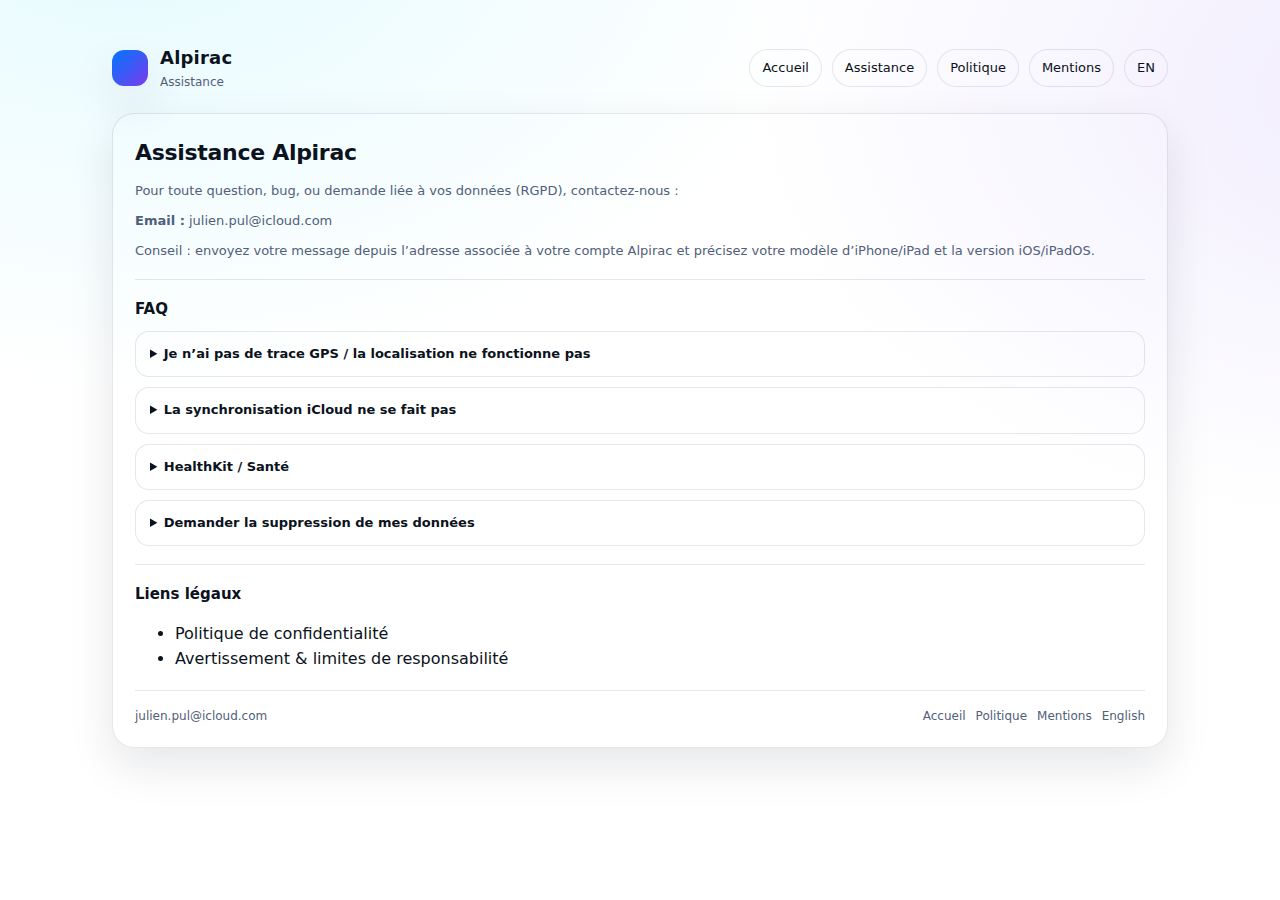
<file: fr/support.html>
<!doctype html>
<html lang="fr">
<head>
  <meta charset="utf-8" />
  <meta name="viewport" content="width=device-width,initial-scale=1" />
  <title>Alpirac — Assistance</title>
  <meta name="description" content="Assistance Alpirac : contact, FAQ et liens utiles." />
  <link rel="stylesheet" href="../assets/styles.css" />
</head>
<body>
  <div class="container">
    <header class="topbar">
      <a class="brand" href="./">
        <div class="logo" aria-hidden="true"></div>
        <div>
          <strong>Alpirac</strong>
          <span>Assistance</span>
        </div>
      </a>
      <nav class="nav" aria-label="Navigation">
        <a class="pill" href="./">Accueil</a>
        <a class="pill" href="support.html" aria-current="page">Assistance</a>
        <a class="pill" href="privacy.html">Politique</a>
        <a class="pill" href="liability.html">Mentions</a>
        <a class="pill" href="../en/support.html">EN</a>
      </nav>
    </header>

    <main class="article">
      <h1>Assistance Alpirac</h1>
      <p>Pour toute question, bug, ou demande liée à vos données (RGPD), contactez-nous :</p>
      <p><strong>Email :</strong> <a href="mailto:julien.pul@icloud.com">julien.pul@icloud.com</a></p>
      <p class="small">Conseil : envoyez votre message depuis l’adresse associée à votre compte Alpirac et précisez votre modèle d’iPhone/iPad et la version iOS/iPadOS.</p>

      <hr class="sep" />

      <h2>FAQ</h2>
      <div class="faq">
        <details>
          <summary>Je n’ai pas de trace GPS / la localisation ne fonctionne pas</summary>
          <p>Vérifie : Réglages &gt; Confidentialité &gt; Services de localisation &gt; Alpirac. Autorise l’accès selon ton usage.</p>
        </details>
        <details>
          <summary>La synchronisation iCloud ne se fait pas</summary>
          <p>Vérifie que iCloud est activé et que tu utilises le même identifiant Apple. Une connexion réseau est nécessaire.</p>
        </details>
        <details>
          <summary>HealthKit / Santé</summary>
          <p>Vérifie les autorisations : Réglages &gt; Santé &gt; Accès aux données et appareils &gt; Alpirac.</p>
        </details>
        <details>
          <summary>Demander la suppression de mes données</summary>
          <p>Écris à <a href="mailto:julien.pul@icloud.com">julien.pul@icloud.com</a>. Nous te guiderons sur la suppression et/ou l’anonymisation.</p>
        </details>
      </div>

      <hr class="sep" />

      <h2>Liens légaux</h2>
      <ul>
        <li><a href="privacy.html">Politique de confidentialité</a></li>
        <li><a href="liability.html">Avertissement & limites de responsabilité</a></li>
      </ul>

      <footer class="footer">
        <div><a href="mailto:julien.pul@icloud.com">julien.pul@icloud.com</a></div>
        <div class="links">
          <a href="./">Accueil</a>
          <a href="privacy.html">Politique</a>
          <a href="liability.html">Mentions</a>
          <a href="../en/support.html">English</a>
        </div>
      </footer>
    </main>
  </div>
</body>
</html>
</file>
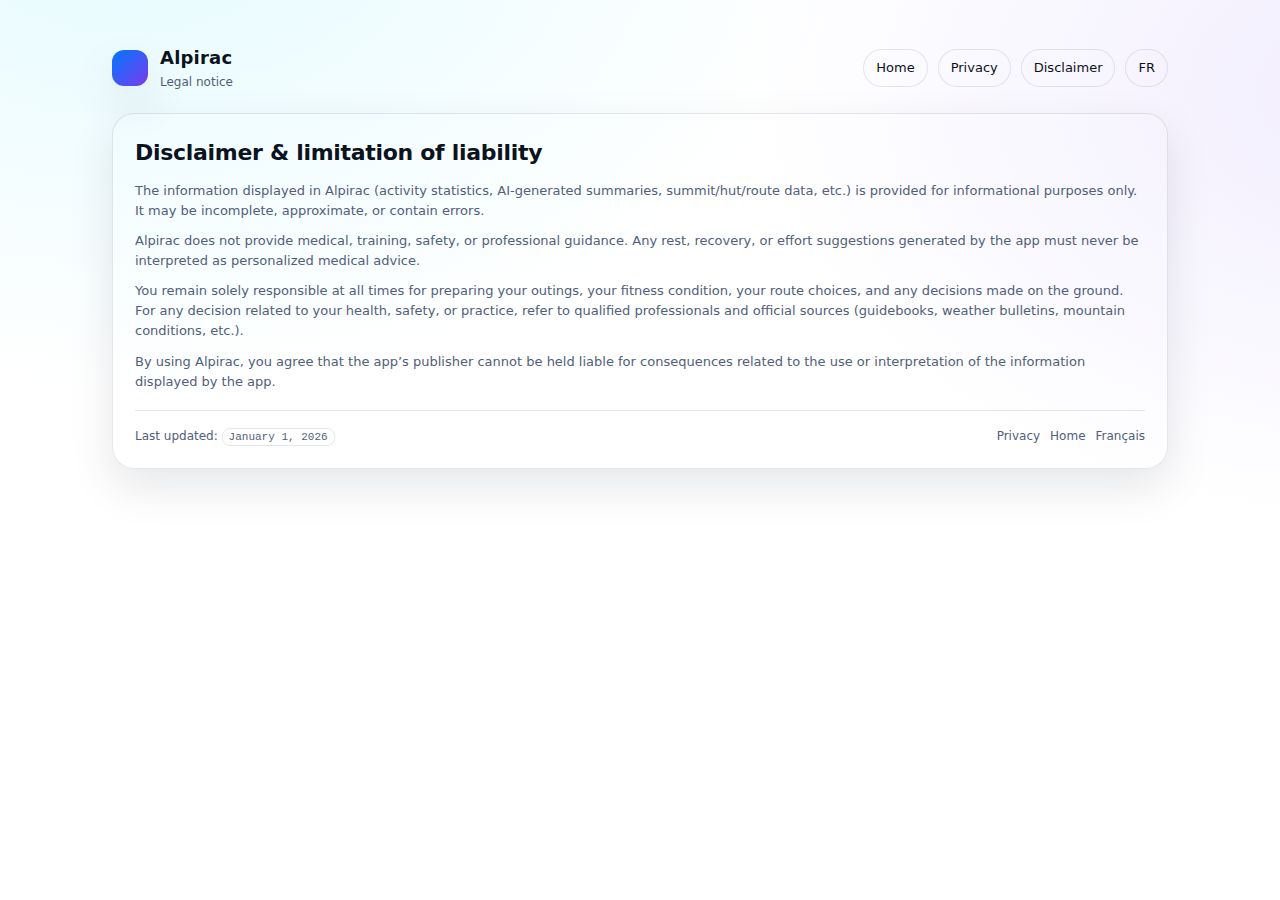
<file: alpirac-github-pages/en/liability.html>
<!doctype html>
<html lang="en">
<head>
  <meta charset="utf-8" />
  <meta name="viewport" content="width=device-width,initial-scale=1" />
  <title>Alpirac — Disclaimer & limitation of liability</title>
  <meta name="description" content="Disclaimer and limitation of liability regarding the use of the Alpirac application." />
  <link rel="stylesheet" href="../assets/styles.css" />
</head>
<body>
  <div class="container">
    <header class="topbar">
      <a class="brand" href="./">
        <div class="logo" aria-hidden="true"></div>
        <div>
          <strong>Alpirac</strong>
          <span>Legal notice</span>
        </div>
      </a>
      <nav class="nav" aria-label="Navigation">
        <a class="pill" href="./">Home</a>
        <a class="pill" href="privacy.html">Privacy</a>
        <a class="pill" href="liability.html" aria-current="page">Disclaimer</a>
        <a class="pill" href="../fr/liability.html">FR</a>
      </nav>
    </header>

    <main class="article">
      <h1>Disclaimer & limitation of liability</h1>

      <p>The information displayed in Alpirac (activity statistics, AI-generated summaries, summit/hut/route data, etc.) is provided for informational purposes only. It may be incomplete, approximate, or contain errors.</p>

      <p>Alpirac does not provide medical, training, safety, or professional guidance. Any rest, recovery, or effort suggestions generated by the app must never be interpreted as personalized medical advice.</p>

      <p>You remain solely responsible at all times for preparing your outings, your fitness condition, your route choices, and any decisions made on the ground. For any decision related to your health, safety, or practice, refer to qualified professionals and official sources (guidebooks, weather bulletins, mountain conditions, etc.).</p>

      <p>By using Alpirac, you agree that the app’s publisher cannot be held liable for consequences related to the use or interpretation of the information displayed by the app.</p>

      <footer class="footer">
        <div>Last updated: <span class="kbd">January 1, 2026</span></div>
        <div class="links">
          <a href="privacy.html">Privacy</a>
          <a href="./">Home</a>
          <a href="../fr/liability.html">Français</a>
        </div>
      </footer>
    </main>
  </div>
</body>
</html>
</file>
<file: assets/styles.css>
/* Alpirac mini-site styles */
:root{
  --bg:#0b0c10;
  --card:#11131a;
  --text:#e9edf3;
  --muted:#aab3c2;
  --border:rgba(255,255,255,.08);
  --accent:#6ee7ff;
  --accent2:#a78bfa;
  --shadow: 0 18px 45px rgba(0,0,0,.35);
  --radius: 16px;
  --max: 1100px;
  --pad: 22px;
}
@media (prefers-color-scheme: light){
  :root{
    --bg:#ffffff;
    --card:#f7f8fb;
    --text:#0b1220;
    --muted:#51607a;
    --border:rgba(10,20,40,.10);
    --shadow: 0 18px 45px rgba(10,20,40,.10);
    --accent:#0077ff;
    --accent2:#7c3aed;
  }
}
*{ box-sizing:border-box; }
html,body{ height:100%; }
body{
  margin:0;
  font-family: ui-sans-serif, system-ui, -apple-system, Segoe UI, Roboto, Helvetica, Arial, "Apple Color Emoji", "Segoe UI Emoji";
  background: radial-gradient(1200px 800px at 10% -10%, rgba(110,231,255,.18), transparent 60%),
              radial-gradient(1200px 800px at 110% 10%, rgba(167,139,250,.16), transparent 55%),
              var(--bg);
  color:var(--text);
  line-height:1.55;
}
a{ color:inherit; text-decoration:none; }
a:hover{ text-decoration:underline; }
.container{ max-width: var(--max); margin: 0 auto; padding: 34px var(--pad); }
.topbar{ display:flex; align-items:center; justify-content:space-between; gap:16px; padding: 10px 0 22px 0; }
.brand{ display:flex; align-items:center; gap:12px; min-width: 180px; }
.logo{ width:36px;height:36px; border-radius: 12px; background: linear-gradient(135deg, var(--accent), var(--accent2)); box-shadow: var(--shadow); }
.brand strong{ font-size: 18px; letter-spacing: .2px; }
.brand span{ display:block; font-size: 12px; color: var(--muted); margin-top: 1px; }
.nav{ display:flex; flex-wrap:wrap; gap:10px; justify-content:flex-end; }
.pill{ border: 1px solid var(--border); background: rgba(255,255,255,.02); padding: 8px 12px; border-radius: 999px; font-size: 13px; color: var(--text); }
.pill:hover{ text-decoration:none; border-color: rgba(255,255,255,.18); }
.hero{ border: 1px solid var(--border); background: linear-gradient(180deg, rgba(255,255,255,.04), rgba(255,255,255,.015)); border-radius: calc(var(--radius) + 6px); padding: 26px; box-shadow: var(--shadow); }
.hero-grid{ display:grid; grid-template-columns: 1.3fr .7fr; gap: 18px; align-items: start; }
@media (max-width: 900px){ .hero-grid{ grid-template-columns: 1fr; } }
h1{ margin: 0 0 10px 0; font-size: 30px; letter-spacing: -0.3px; }
.lead{ margin: 0 0 18px 0; color: var(--muted); font-size: 15px; }
.cta-row{ display:flex; flex-wrap:wrap; gap:10px; margin-top: 14px; }
.btn{ display:inline-flex; align-items:center; justify-content:center; gap:10px; padding: 10px 14px; border-radius: 12px; border: 1px solid var(--border); font-weight: 600; font-size: 13px; text-decoration:none; }
.btn.primary{ border: none; color: #061017; background: linear-gradient(135deg, var(--accent), var(--accent2)); }
.btn.primary:hover{ text-decoration:none; filter: brightness(1.02); }
.btn.ghost:hover{ text-decoration:none; border-color: rgba(255,255,255,.18); }
.note{ font-size: 12px; color: var(--muted); margin-top: 10px; }
.cards{ display:grid; grid-template-columns: repeat(3, 1fr); gap: 14px; margin-top: 16px; }
@media (max-width: 980px){ .cards{ grid-template-columns: 1fr; } }
.card{ border: 1px solid var(--border); background: rgba(255,255,255,.02); border-radius: var(--radius); padding: 16px; }
.card h3{ margin: 0 0 8px 0; font-size: 15px; }
.card p{ margin: 0; color: var(--muted); font-size: 13px; }
.section{ margin-top: 20px; border: 1px solid var(--border); border-radius: var(--radius); padding: 18px; background: rgba(255,255,255,.02); }
.section h2{ margin: 0 0 10px 0; font-size: 16px; }
.section p, .section li{ color: var(--muted); font-size: 13px; }
.section ul{ margin: 10px 0 0 18px; }
.article{ border: 1px solid var(--border); background: rgba(255,255,255,.02); border-radius: calc(var(--radius) + 6px); padding: 22px; box-shadow: var(--shadow); }
.article h1{ font-size: 22px; margin-bottom: 8px; }
.article h2{ font-size: 15px; margin: 18px 0 8px 0; }
.article p{ margin: 10px 0; color: var(--muted); font-size: 13px; white-space: pre-wrap; }
.footer{ margin-top: 18px; padding-top: 16px; border-top: 1px solid var(--border); display:flex; flex-wrap:wrap; gap:10px; align-items:center; justify-content:space-between; color: var(--muted); font-size: 12px; }
.footer .links{ display:flex; flex-wrap:wrap; gap:10px; }
.kbd{ font-family: ui-monospace, SFMono-Regular, Menlo, Monaco, Consolas, "Liberation Mono", "Courier New", monospace; font-size: 11px; padding: 2px 6px; border: 1px solid var(--border); border-radius: 8px; color: var(--muted); background: rgba(255,255,255,.02); }
hr.sep{ border:0; border-top:1px solid var(--border); margin: 18px 0; }
.small{ font-size: 12px; color: var(--muted); }
.faq details{ border: 1px solid var(--border); border-radius: 14px; padding: 12px 14px; background: rgba(255,255,255,.02); margin: 10px 0; }
.faq summary{ cursor: pointer; font-weight: 700; font-size: 13px; }
.faq p{ margin: 10px 0 0 0; font-size: 13px; color: var(--muted); }
</file>
<file: alpirac-github-pages/assets/styles.css>
/* Alpirac mini-site styles */
:root{
  --bg:#0b0c10;
  --card:#11131a;
  --text:#e9edf3;
  --muted:#aab3c2;
  --border:rgba(255,255,255,.08);
  --accent:#6ee7ff;
  --accent2:#a78bfa;
  --shadow: 0 18px 45px rgba(0,0,0,.35);
  --radius: 16px;
  --max: 1100px;
  --pad: 22px;
}

@media (prefers-color-scheme: light){
  :root{
    --bg:#ffffff;
    --card:#f7f8fb;
    --text:#0b1220;
    --muted:#51607a;
    --border:rgba(10,20,40,.10);
    --shadow: 0 18px 45px rgba(10,20,40,.10);
    --accent:#0077ff;
    --accent2:#7c3aed;
  }
}

*{ box-sizing:border-box; }
html,body{ height:100%; }
body{
  margin:0;
  font-family: ui-sans-serif, system-ui, -apple-system, Segoe UI, Roboto, Helvetica, Arial, "Apple Color Emoji", "Segoe UI Emoji";
  background: radial-gradient(1200px 800px at 10% -10%, rgba(110,231,255,.18), transparent 60%),
              radial-gradient(1200px 800px at 110% 10%, rgba(167,139,250,.16), transparent 55%),
              var(--bg);
  color:var(--text);
  line-height:1.55;
}

a{ color:inherit; text-decoration:none; }
a:hover{ text-decoration:underline; }

.container{
  max-width: var(--max);
  margin: 0 auto;
  padding: 34px var(--pad);
}

.topbar{
  display:flex;
  align-items:center;
  justify-content:space-between;
  gap:16px;
  padding: 10px 0 22px 0;
}

.brand{
  display:flex;
  align-items:center;
  gap:12px;
  min-width: 180px;
}

.logo{
  width:36px;height:36px;
  border-radius: 12px;
  background: linear-gradient(135deg, var(--accent), var(--accent2));
  box-shadow: var(--shadow);
}

.brand strong{ font-size: 18px; letter-spacing: .2px; }
.brand span{ display:block; font-size: 12px; color: var(--muted); margin-top: 1px; }

.nav{
  display:flex;
  flex-wrap:wrap;
  gap:10px;
  justify-content:flex-end;
}

.pill{
  border: 1px solid var(--border);
  background: rgba(255,255,255,.02);
  padding: 8px 12px;
  border-radius: 999px;
  font-size: 13px;
  color: var(--text);
}
.pill:hover{
  text-decoration:none;
  border-color: rgba(255,255,255,.18);
}

.hero{
  border: 1px solid var(--border);
  background: linear-gradient(180deg, rgba(255,255,255,.04), rgba(255,255,255,.015));
  border-radius: calc(var(--radius) + 6px);
  padding: 26px;
  box-shadow: var(--shadow);
}

.hero-grid{
  display:grid;
  grid-template-columns: 1.3fr .7fr;
  gap: 18px;
  align-items: start;
}
@media (max-width: 900px){
  .hero-grid{ grid-template-columns: 1fr; }
}

h1{
  margin: 0 0 10px 0;
  font-size: 30px;
  letter-spacing: -0.3px;
}
.lead{
  margin: 0 0 18px 0;
  color: var(--muted);
  font-size: 15px;
}

.cta-row{
  display:flex;
  flex-wrap:wrap;
  gap:10px;
  margin-top: 14px;
}

.btn{
  display:inline-flex;
  align-items:center;
  justify-content:center;
  gap:10px;
  padding: 10px 14px;
  border-radius: 12px;
  border: 1px solid var(--border);
  font-weight: 600;
  font-size: 13px;
  text-decoration:none;
}
.btn.primary{
  border: none;
  color: #061017;
  background: linear-gradient(135deg, var(--accent), var(--accent2));
}
.btn.primary:hover{ text-decoration:none; filter: brightness(1.02); }
.btn.ghost:hover{ text-decoration:none; border-color: rgba(255,255,255,.18); }

.note{
  font-size: 12px;
  color: var(--muted);
  margin-top: 10px;
}

.cards{
  display:grid;
  grid-template-columns: repeat(3, 1fr);
  gap: 14px;
  margin-top: 16px;
}
@media (max-width: 980px){ .cards{ grid-template-columns: 1fr; } }

.card{
  border: 1px solid var(--border);
  background: rgba(255,255,255,.02);
  border-radius: var(--radius);
  padding: 16px;
}
.card h3{
  margin: 0 0 8px 0;
  font-size: 15px;
}
.card p{
  margin: 0;
  color: var(--muted);
  font-size: 13px;
}

.section{
  margin-top: 20px;
  border: 1px solid var(--border);
  border-radius: var(--radius);
  padding: 18px;
  background: rgba(255,255,255,.02);
}

.section h2{
  margin: 0 0 10px 0;
  font-size: 16px;
}
.section p, .section li{
  color: var(--muted);
  font-size: 13px;
}
.section ul{ margin: 10px 0 0 18px; }

.article{
  border: 1px solid var(--border);
  background: rgba(255,255,255,.02);
  border-radius: calc(var(--radius) + 6px);
  padding: 22px;
  box-shadow: var(--shadow);
}

.article h1{
  font-size: 22px;
  margin-bottom: 8px;
}
.article h2{
  font-size: 15px;
  margin: 18px 0 8px 0;
}
.article p{
  margin: 10px 0;
  color: var(--muted);
  font-size: 13px;
  white-space: pre-wrap;
}

.footer{
  margin-top: 18px;
  padding-top: 16px;
  border-top: 1px solid var(--border);
  display:flex;
  flex-wrap:wrap;
  gap:10px;
  align-items:center;
  justify-content:space-between;
  color: var(--muted);
  font-size: 12px;
}

.footer .links{
  display:flex;
  flex-wrap:wrap;
  gap:10px;
}

.kbd{
  font-family: ui-monospace, SFMono-Regular, Menlo, Monaco, Consolas, "Liberation Mono", "Courier New", monospace;
  font-size: 11px;
  padding: 2px 6px;
  border: 1px solid var(--border);
  border-radius: 8px;
  color: var(--muted);
  background: rgba(255,255,255,.02);
}
</file>
